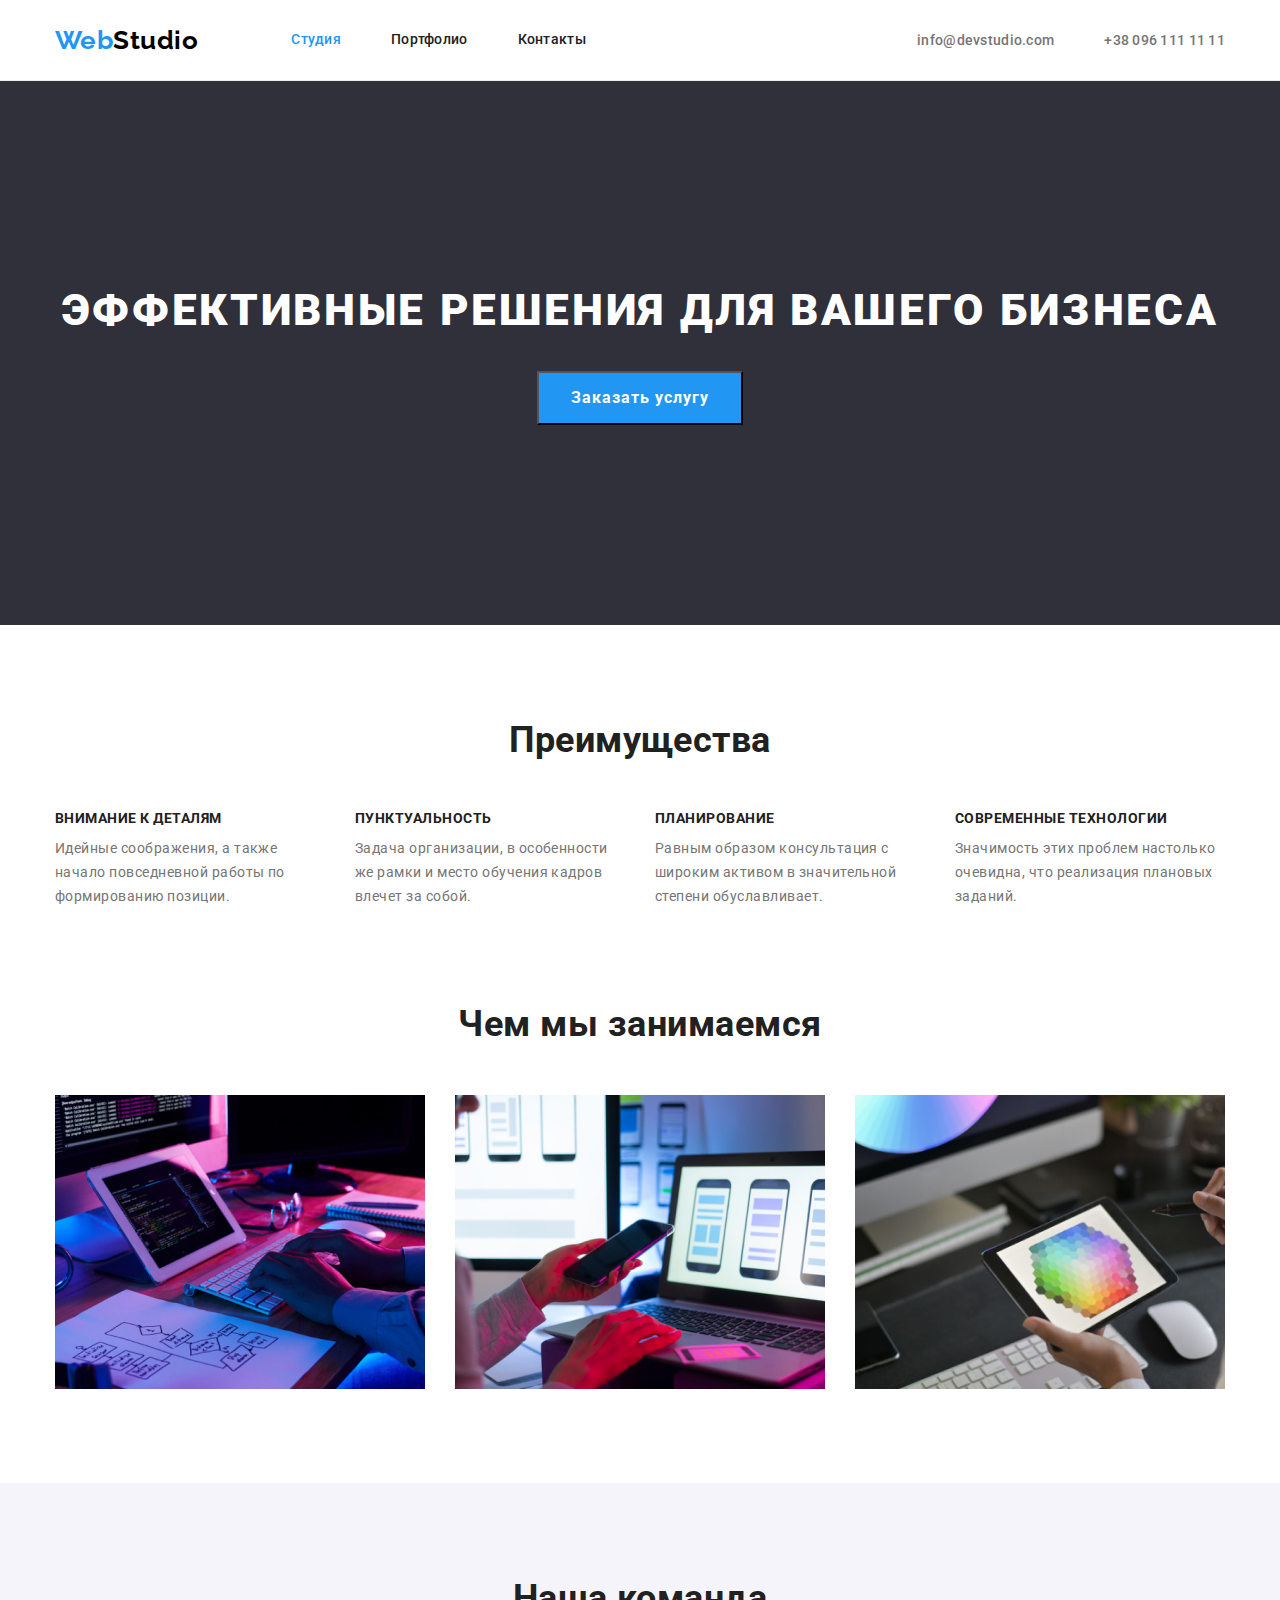
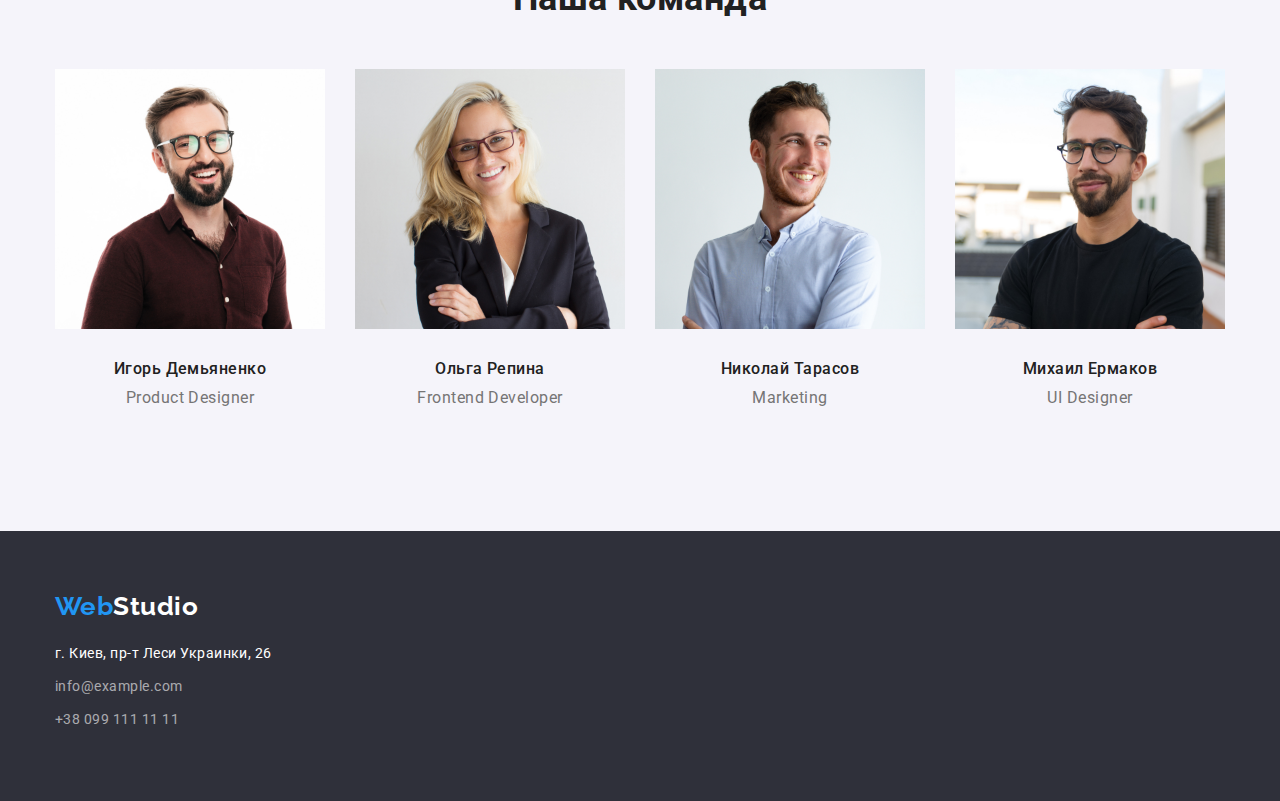
<file: index.html>
<!DOCTYPE html>
<html lang="en">

<head>
    <meta charset="UTF-8">
    <meta http-equiv="X-UA-Compatible" content="IE=edge">
    <meta name="viewport" content="width=device-width, initial-scale=1.0">
    <title>Студия</title>    
    <link href="https://fonts.googleapis.com/css2?family=Raleway:wght@700&family=Roboto:wght@400;500;700;900&display=swap"
        rel="stylesheet">
    <link rel="stylesheet" href="https://cdnjs.cloudflare.com/ajax/libs/modern-normalize/1.1.0/modern-normalize.min.css">
    <link rel="stylesheet" href="./css/styles.css">
</head>

<body>
    <!--Шапка-->
    <header class="header">
        <div class="container header-container">
            <nav class="nav-flex" >
            <a href="/" class="logo "><span class="logo-accent">Web</span>Studio</a>
             <ul class="site-nav list ">
                    <li class="item"><a href="./index.html" class="link current">Студия</a></li>
                    <li class="item"><a href="./portfolio.html" class="link">Портфолио</a></li>
                    <li class="item"><a href="" class="link">Контакты</a></li>
            </ul>
            </nav>
             <ul class="contacts list ">
                <li class="item"><a href="mailto:info@devstudio.com" class="link">info@devstudio.com</a></li>
                <li class="item"><a href="tel:+380961111111" class="link">+38 096 111 11 11</a></li>
            </ul>
        </div>        
    </header>
    <main>
        <!--Герой-->
        <section class="hero">
            <div class="container">
                <h1 class="hero-title">Эффективные решения для вашего бизнеса</h1>
                <button type="button" class="button">Заказать услугу</button>
            </div>            
        </section>
        <!--Преимущества-->
        <section class="section advantages-section">
            <div class="container">
                <h2 class="section-title">Преимущества</h2>
                <ul class="advantages list">
                    <li class="item">
                        <h3 class="title">Внимание к деталям</h3>
                        <p class="text">Идейные соображения, а также начало повседневной работы по формированию позиции.</p>
                    </li>
                    <li class="item">
                        <h3 class="title">Пунктуальность</h3>
                        <p class="text">Задача организации, в особенности же рамки и место обучения кадров влечет за собой.</p>
                    </li>
                    <li class="item">
                        <h3 class="title">Планирование</h3>
                        <p class="text">Равным образом консультация с широким активом в значительной степени обуславливает.</p>
                    </li>
                    <li class="item">
                        <h3 class="title">Современные технологии</h3>
                        <p class="text">Значимость этих проблем настолько очевидна, что реализация плановых заданий.</p>
                    </li>
                </ul>
            </div>            
        </section>
        <!--Чем мы занимаемся-->
        <section class="section">
            <div class="container">
                <h2 class=" section-title">Чем мы занимаемся</h2>
                <ul class="whatwedo list">
                    <li class="item"><img src="./images/development.jpg" alt="Разработка" width="370" height="294"></li>
                    <li class="item"><img src="./images/optimization.jpg" alt="Оптимизация" width="370" height="294"></li>
                    <li class="item"><img src="./images/design.jpg" alt="Дизайн" width="370" height="294"></li>
                </ul>
            </div>            
        </section>
        <!--Наша команда-->
        <section class="section ourteam">
            <div class="container">
                <h2 class="section-title">Наша команда</h2>
                <ul class="team list">
                    <li class="item">
                        <img class="image" src="./images/productdesigner.jpg" alt="Игорь Демьяненко" width="270" height="260">
                        <div class="team-description">
                            <h3 class="team-title">Игорь Демьяненко</h3>
                            <p class="text">Product Designer</p>
                        </div>                        
                    </li>
                    <li class="item">
                        <img class="image" src="./images/frontenddeveloper.jpg" alt="Ольга Репина" width="270" height="260">
                        <div class="team-description">
                            <h3 class="team-title">Ольга Репина</h3>
                            <p class="text">Frontend Developer</p>
                        </div>                        
                    </li>
                    <li class="item">
                        <img class="image" src="./images/marketing.jpg" alt="Николай Тарасов" width="270" height="260">
                        <div class="team-description">
                            <h3 class="team-title">Николай Тарасов</h3>
                            <p class="text">Marketing</p>
                        </div>                        
                    </li>
                    <li class="item">
                        <img class="image" src="./images/uidesigner.jpg" alt="Михаил Ермаков" width="270" height="260">
                        <div class="team-description">
                            <h3 class="team-title">Михаил Ермаков</h3>
                            <p class="text">UI Designer</p>
                        </div>                        
                    </li>
                </ul>
            </div>            
        </section>
    </main>
    <!--Подвал-->
    <footer class="footer">
        <div class="container">
            <a href="/" class="footer-logo"><span class="logo-accent">Web</span>Studio</a>
            <address>
                <ul class="footer-address list">
                    <li><a href="" class="link">г. Киев, пр-т Леси Украинки, 26</a></li>
                    <li><a href="mailto:info@example.com" class="contacts-link">info@example.com</a></li>
                    <li><a href="tel:+380991111111" class="contacts-link">+38 099 111 11 11</a></li>
                </ul>
            </address>
        </div>        
    </footer>
</body>

</html>
</file>
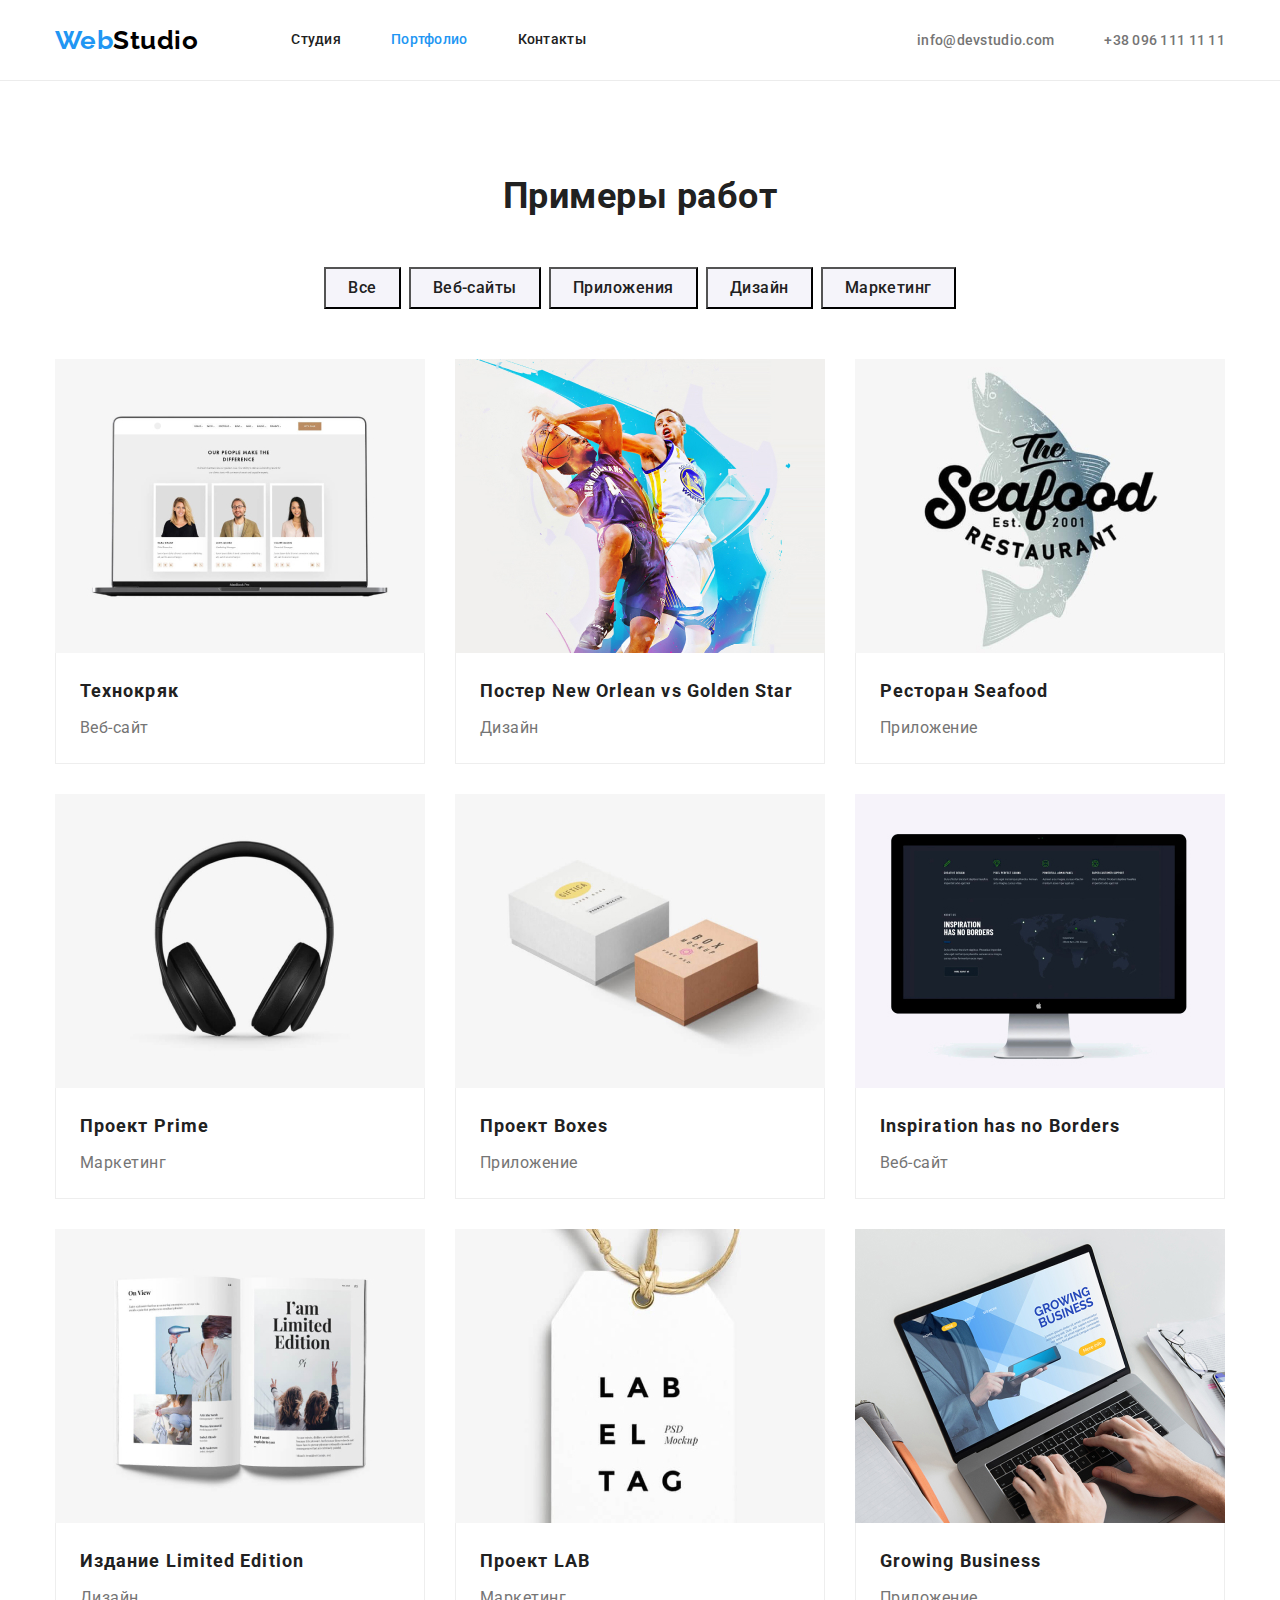
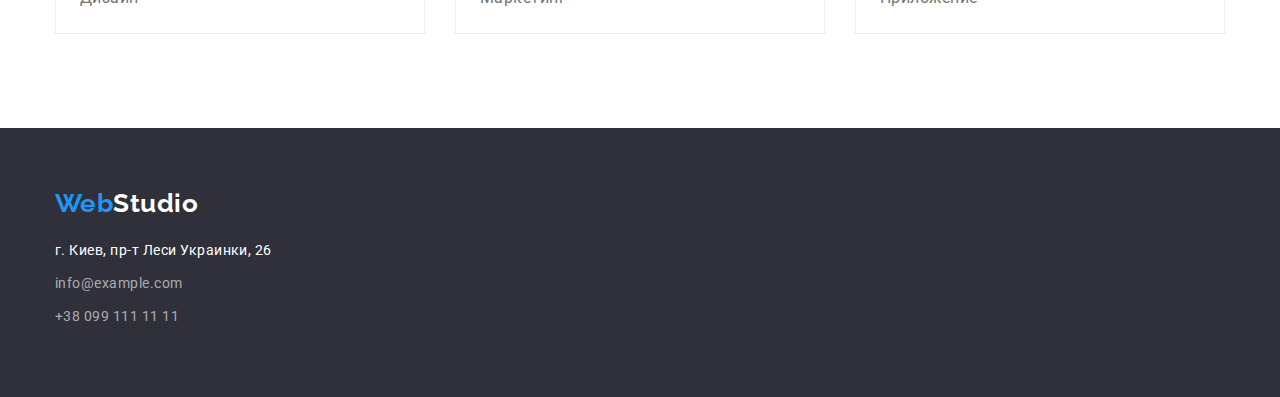
<file: portfolio.html>
<!DOCTYPE html>
<html lang="en">

<head>
    <meta charset="UTF-8">
    <meta http-equiv="X-UA-Compatible" content="IE=edge">
    <meta name="viewport" content="width=device-width, initial-scale=1.0">
    <title>Портфолио</title>
    <link href="https://fonts.googleapis.com/css2?family=Raleway:wght@700&family=Roboto:wght@400;500;700;900&display=swap"
        rel="stylesheet">
    <link rel="stylesheet" href="https://cdnjs.cloudflare.com/ajax/libs/modern-normalize/1.1.0/modern-normalize.min.css">
    <link rel="stylesheet" href="./css/styles.css">
</head>

<body>
    <!--Шапка-->
    <header class="header">
        <div class="container header-container">  
            <nav class="nav-flex">
                <a href="/" class="logo"><span class="logo-accent">Web</span>Studio</a>
                <ul class="site-nav list">
                    <li class="item"><a href="./index.html" class="link ">Студия</a></li>
                    <li class="item"><a href="./portfolio.html" class="link current">Портфолио</a></li>
                    <li class="item"><a href="" class="link">Контакты</a></li>
                </ul> 
            </nav>               
            <ul class="contacts list">
                <li class="item"><a href="mailto:info@devstudio.com" class="link">info@devstudio.com</a></li>
                <li class="item"><a href="tel:+380961111111" class="link">+38 096 111 11 11</a></li>
            </ul>
        </div>        
    </header>
    <main>
        <!--Фильтр-->
        <section class="section">
            <div class="container">
                <h1 class="section-title">Примеры работ</h1>
                <ul class="filter list">
                    <li class="item"><button type="button" class="button">Все</button></li>
                    <li class="item"><button type="button" class="button">Веб-сайты</button></li>
                    <li class="item"><button type="button" class="button">Приложения</button></li>
                    <li class="item"><button type="button" class="button">Дизайн</button></li>
                    <li class="item"><button type="button" class="button">Маркетинг</button></li>
                </ul>
                <!--Работы-->
                <ul class="portfolio list">
                    <li class="item">
                        <a href="" class="link">
                            <img class="card-img" src="./images/technokryak.jpg" alt="Технокряк" width="370" height="294">
                            <div class="card-border">
                                <h2 class="title">Технокряк</h2>
                                <p class="text">Веб-сайт</p>
                            </div>
                        </a>
                    </li>
                    <li class="item">
                        <a href="" class="link">
                            <img class="card-img" src="./images/neworleanvsgoldenstarposter.jpg" alt="Постер New Orlean vs Golden Star" width="370"
                                height="294">
                            <div class="card-border">
                                <h2 class="title">Постер New Orlean vs Golden Star</h2>
                                <p class="text">Дизайн</p>
                            </div>
                        </a>
                    </li>
                    <li class="item">
                        <a href="" class="link">
                            <img class="card-img" src="./images/seafoodrestaurant.jpg" alt="Ресторан Seafood" width="370" height="294">
                            <div class="card-border">
                                <h2 class="title">Ресторан Seafood</h2>
                                <p class="text">Приложение</p>
                            </div>
                        </a>
                    </li>
                    <li class="item">
                        <a href="" class="link">
                            <img class="card-img" src="./images/primeproject.jpg" alt="Проект Prime" width="370" height="294">
                            <div class="card-border">
                                <h2 class="title">Проект Prime</h2>
                                <p class="text">Маркетинг</p>
                            </div>
                        </a>
                    </li>
                    <li class="item">
                        <a href="" class="link">
                            <img class="card-img" src="./images/boxesproject.jpg" alt="Проект Boxes" width="370" height="294">
                            <div class="card-border">
                                <h2 class="title">Проект Boxes</h2>
                                <p class="text">Приложение</p>
                            </div>
                        </a>
                    </li>
                    <li class="item">
                        <a href="" class="link">
                            <img class="card-img" src="./images/inspirationhasnoborders.jpg" alt="Inspiration has no Borders" width="370" height="294">
                            <div class="card-border">
                                <h2 class="title">Inspiration has no Borders</h2>
                                <p class="text">Веб-сайт</p>
                            </div>
                        </a>
                    </li>
                    <li class="item">
                        <a href="" class="link">
                            <img class="card-img" src="./images/limitededition.jpg" alt="Издание Limited Edition" width="370" height="294">
                            <div class="card-border">
                                <h2 class="title">Издание Limited Edition</h2>
                                <p class="text">Дизайн</p>
                            </div>
                        </a>
                    </li>
                    <li class="item">
                        <a href="" class="link">
                            <img class="card-img" src="./images/labproject.jpg" alt="Проект LAB" width="370" height="294">
                            <div class="card-border">
                                <h2 class="title">Проект LAB</h2>
                                <p class="text">Маркетинг</p>
                            </div>
                        </a>
                    </li>
                    <li class="item">
                        <a href="" class="link">
                            <img class="card-img" src="./images/growingbusiness.jpg" alt="Growing Business" width="370" height="294">
                            <div class="card-border">
                                <h2 class="title">Growing Business</h2>
                                <p class="text">Приложение</p>
                            </div>
                        </a>
                    </li>
                </ul>
            </div>            
        </section>
    </main>
    <footer class="footer">
        <div class="container">
            <a href="/" class="footer-logo"><span class="logo-accent">Web</span>Studio</a>
            <address>
                <ul class="footer-address list">
                    <li><a href="" class="link">г. Киев, пр-т Леси Украинки, 26</a></li>
                    <li><a href="mailto:info@example.com" class="contacts-link">info@example.com</a></li>
                    <li><a href="tel:+380991111111" class="contacts-link">+38 099 111 11 11</a></li>
                </ul>
            </address>
        </div>
    </footer>
</body>

</html>
</file>
<file: css/styles.css>
body {
  background-color: var(--primery-white-color);
  color: var(--primery-text-color);
  font-family: Roboto, sans-serif;
  letter-spacing: 0.03em;
}

:root {
  --primery-text-color: #757575;
  --heading-text-color: #212121;
  --accent-color: #2196f3;
  --primery-white-color: #ffffff;
}
h1, h2, h3, h4, h5, h6, p{
  margin: 0;
}
img{
  display: block;
  max-width: 100%;
}
.list {
  list-style: none;
  padding: 0;
  margin: 0;
}

.container {
  width: 1200px;
  padding: 0 15px;
  margin: 0 auto;
}
/*Шапка*/
.header{
 border-bottom: 1px solid #ECECEC;
}
.header-container {
  display: flex;
  align-items: center; 
}
.nav-flex {
  display: flex;
  align-items: center;
}
.logo {
  color: #000000;
  font-family: Raleway, sans-serif;
  font-weight: 700;
  font-size: 26px;
  line-height: 1.19;
  text-decoration: none;
}
.logo-accent {
  color: var(--accent-color);
}
.site-nav {
  display: flex;
  margin-left: 93px;
}
.site-nav .item + .item {
  margin-left: 50px;
}
.site-nav .link {
  display: block;
  padding-top: 32px;
  padding-bottom: 32px;

  color: var(--heading-text-color);
  font-weight: 500;
  font-size: 14px;
  line-height: 1.14;
  letter-spacing: 0.02em;
  text-decoration: none;
}
.site-nav .link:hover,
.site-nav .link:focus {
  color: var(--accent-color);
}
.site-nav .link.current {
  color: var(--accent-color);
}
.contacts {
  display: flex;
  margin-left: auto;
}
.contacts .item + .item {
  margin-left: 50px;
}
.contacts .link {
  color: var(--primery-text-color);
  font-weight: 500;
  font-size: 14px;
  line-height: 1.14;
  letter-spacing: 0.02em;
  text-decoration: none;
}
.contacts .link:hover,
.contacts .link:focus {
  color: var(--accent-color);
}
/*Main*/
/*Герой*/
.hero {
  background-color: #2f303a;
  text-align: center;
}
.hero .container{
  padding-top: 200px;
  padding-bottom: 200px;
}
.hero-title {
  margin-top: 0;
  margin-bottom: 30px;
  color: var(--primery-white-color);
  font-weight: 900;
  font-size: 44px;
  line-height: 1.36;
  letter-spacing: 0.06em;
  text-transform: uppercase;
}
.button {
  padding-top: 10px;
  padding-right: 32px;
  padding-bottom: 10px;
  padding-left: 32px;
  color: var(--primery-white-color);
  background-color: var(--accent-color);
  font-family: inherit;
  font-weight: 700;
  font-size: 16px;
  line-height: 1.87;
  letter-spacing: 0.06em;
}
/*section*/
.section {
  padding-top: 94px;
  padding-bottom: 94px;
}
.section-title {
  margin-top: 0;
  margin-bottom: 50px;
  color: var(--heading-text-color);
  font-weight: 700;
  font-size: 36px;
  line-height: 1.17;
  text-align: center;
}
/*Преимущества*/
.advantages-section {
  padding-bottom: 0;
}
.advantages {
  display: flex;
  flex-wrap: wrap;
}
.advantages .item {
  width: 270px;
}
.advantages .item + .item {
  margin-left: 30px;
}

.advantages .title {
  margin-top: 0;
  margin-bottom: 10px;
  color: var(--heading-text-color);
  font-weight: 700;
  font-size: 14px;
  line-height: 1.14;
  text-transform: uppercase;
}
.advantages .text {
  margin-top: 0;
  font-weight: 400;
  font-size: 14px;
  line-height: 1.71;
}
/*Чем мы занимаемся?*/
.whatwedo {
  display: flex;
  flex-wrap: wrap;
}
.whatwedo .item {
  width: 370px;
}
.whatwedo .item + .item {
  margin-left: 30px;
}
/*Наша команда*/
.ourteam {
  background-color: #f5f4fa;
}
.team {
  display: flex;
  flex-wrap: wrap;
}
.team .item {
  width: 270px;  
}
.team .item + .item{
  margin-left: 30px;
}
}
.team .image {
  margin-top: 0;
  margin-bottom: 0;
}
.team-description{
  padding-top: 30px;
  padding-bottom: 30px;
}
.team-title {
  text-align: center;
  margin-top: 0;
  margin-bottom: 10px;
  color: var(--heading-text-color);
  font-weight: 500;
  font-size: 16px;
  line-height: 1.19;
}
.team .text {
  text-align: center;
  margin-top: 0;
  margin-bottom: 0;
  font-weight: 400;
  font-size: 16px;
  line-height: 1.19;
}

/*Footer*/
.footer {
  padding-top: 60px;
  padding-bottom: 60px;
  background-color: #2f303a;
}

.footer-logo {
  display: inline-block;
  margin-top: 0;
  margin-bottom: 20px;
  color: var(--primery-white-color);
  font-family: Raleway, sans-serif;
  font-weight: 700;
  font-size: 26px;
  line-height: 1.19;
  text-decoration: none;
}
.footer-address .link {
  display: inline-block;
  margin-top: 0;
  margin-bottom: 9px;
  color: var(--primery-white-color);
  font-style: normal;
  font-weight: 400;
  font-size: 14px;
  line-height: 1.71;
  text-decoration: none;
}
.footer-address .contacts-link {
  display: inline-block;
  margin-top: 0;
  margin-bottom: 9px;
  color: rgba(255, 255, 255, 0.6);
  font-style: normal;
  font-weight: 400;
  font-size: 14px;
  line-height: 1.71;
  text-decoration: none;
}
/*Portfolio*/

.filter {
  display: flex;
  justify-content: center;
  margin-bottom: 50px;
}

.filter .item + .item {
  margin-left: 8px;
}

.filter .button {
  padding-top: 6px;
  padding-right: 22px;
  padding-bottom: 6px;
  padding-left: 22px;
  color: var(--heading-text-color);
  background-color: #f5f4fa;
  font-family: inherit;
  font-weight: 500;
  font-size: 16px;
  line-height: 1.62;
  letter-spacing: inherit;
}

.filter .button:hover,
.filter .button:focus {
  color: var(--primery-white-color);
  background-color: var(--accent-color);
}

/*Работы*/

.portfolio {
  display: flex;
  flex-wrap: wrap;
}
.portfolio .item {
  width: 370px;
  margin-right: 30px;
  margin-bottom: 30px;
  
}
.portfolio .item:nth-child(3n) {
  margin-right: 0;
}
.portfolio .item:nth-last-child(-n + 3) {
  margin-bottom: 0;
}
.portfolio .title {  
  margin-bottom: 4px;
  color: var(--heading-text-color);
  font-weight: 700;
  font-size: 18px;
  line-height: 2;
  letter-spacing: 0.06em;
}
.portfolio .link {
  text-decoration: none;
}
.portfolio .text {  
  color: var(--primery-text-color);
  font-weight: 400;
  font-size: 16px;
  line-height: 1.87;
}
.card-img{
  display: block;
  margin: 0;
}
.card-border{
  padding-top: 20px;
  padding-right: 24px;
  padding-bottom: 20px;
  padding-left: 24px;
  border-right: solid 1px #EEEEEE;
  border-bottom: solid 1px #EEEEEE;
  border-left: solid 1px #EEEEEE;
}
</file>
